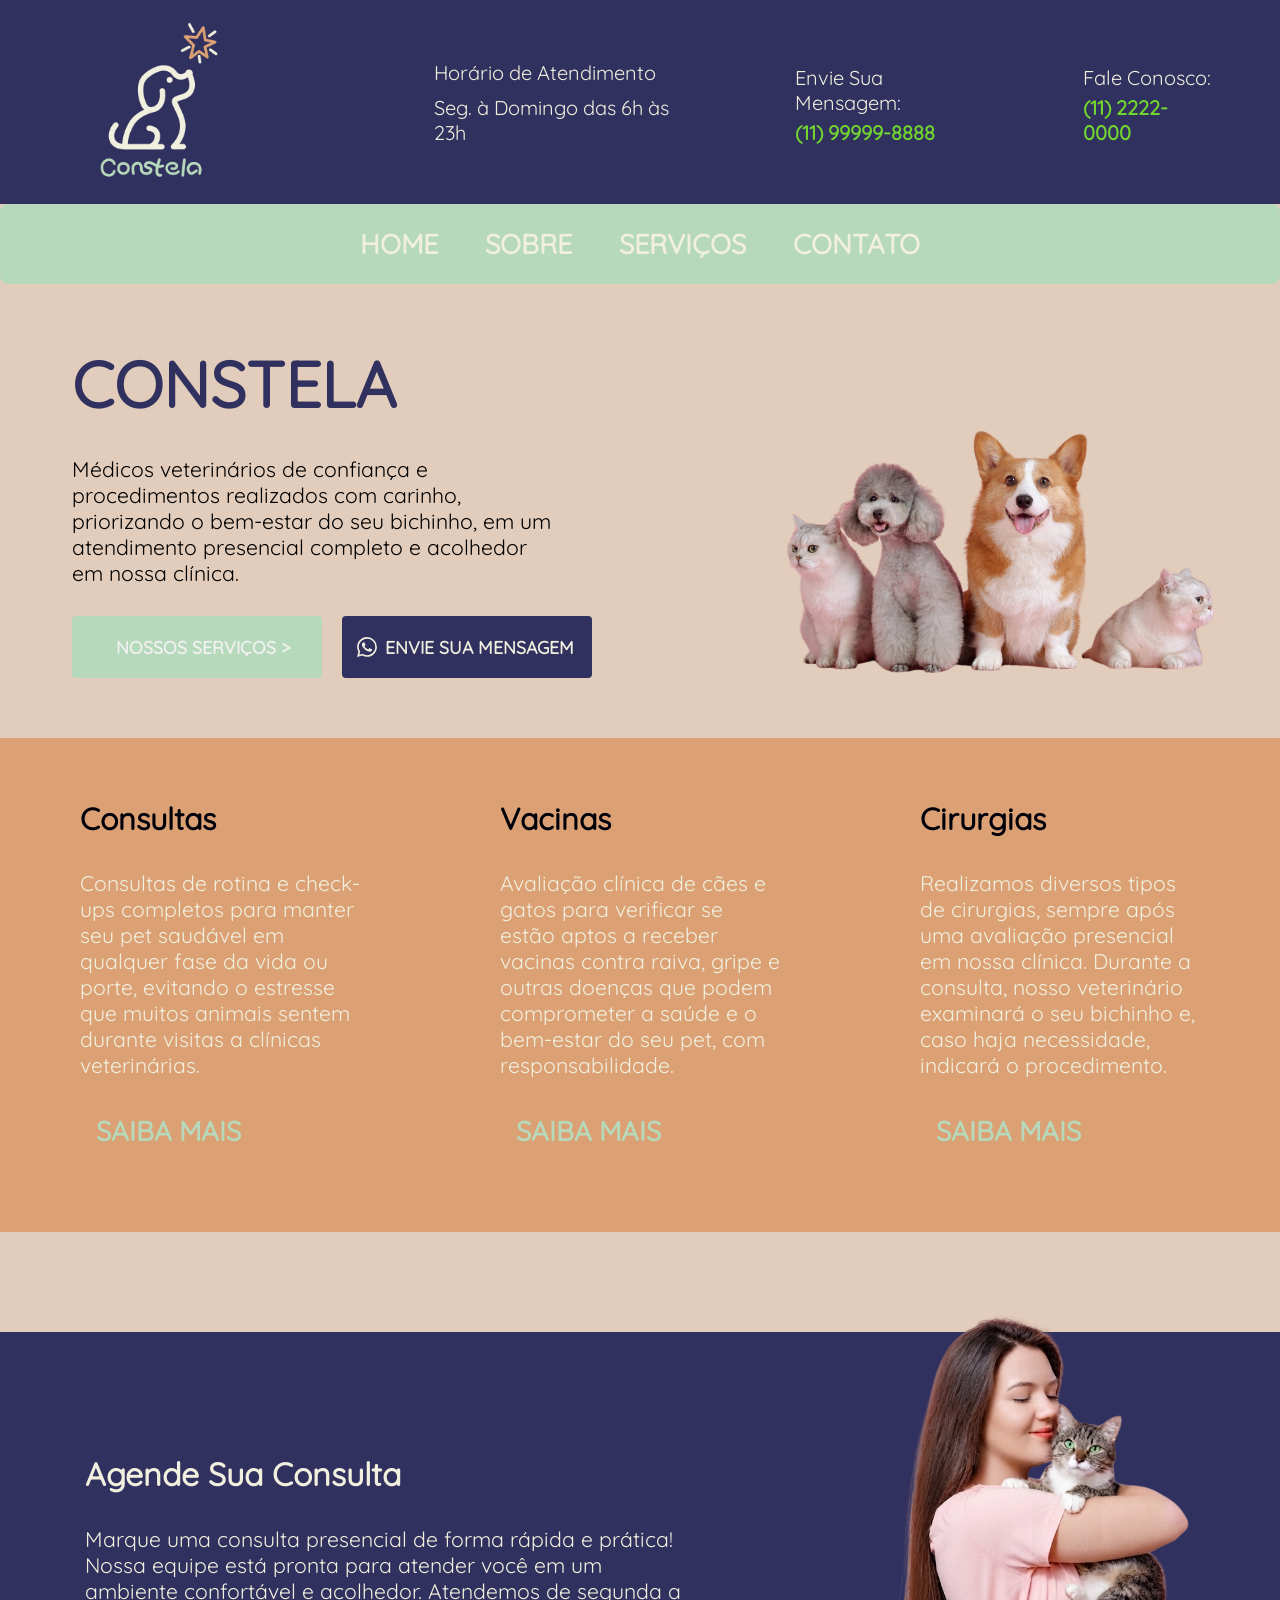
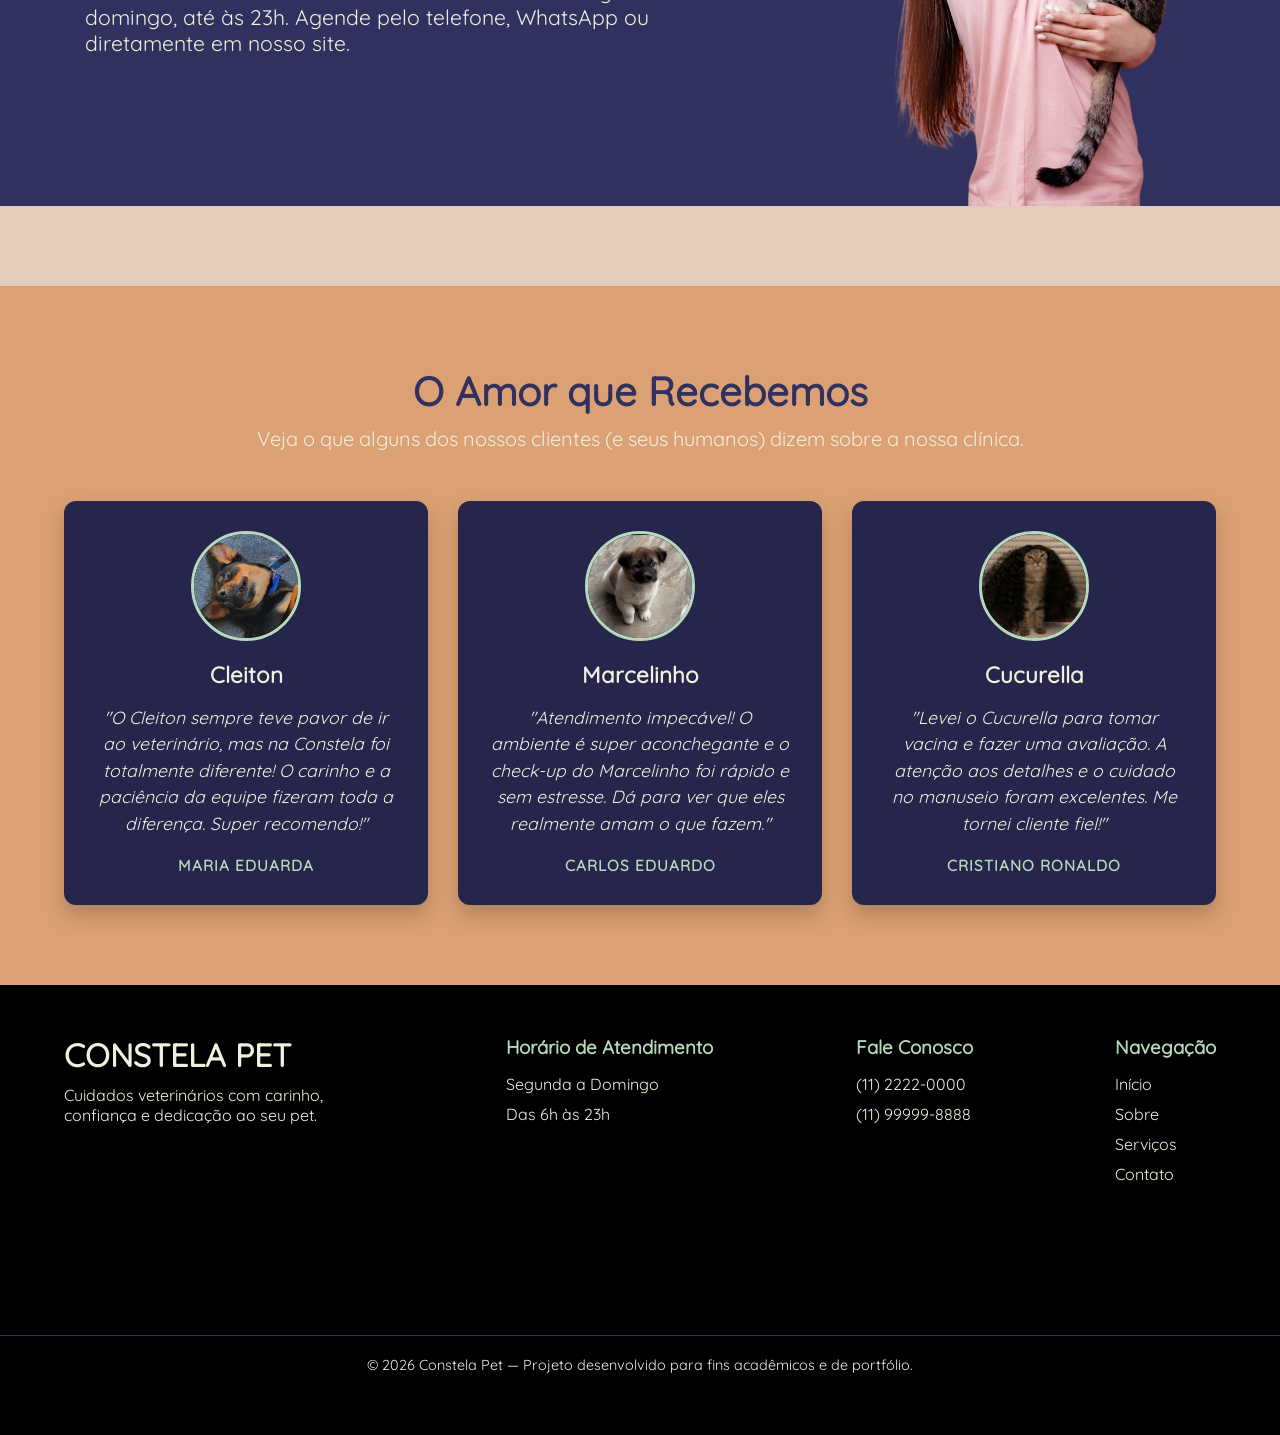
<file: index.html>
<!DOCTYPE html>
<html lang="pt-br">
<head>
    <meta charset="UTF-8">
    <meta name="viewport" content="width=device-width, initial-scale=1.0">
    <link rel="stylesheet" href="inicial.css"/>
    <title>Constela Pet</title>
</head>
<body>
    <div class="top_bar">
        <div class="img">
            <a href="index.html"><img class="dog" src="img/logo.png"/></a>
        </div>
        <div class="group_texts"></div>
        <div class="horario_atendimento">
            <p class="font_p">Horário de Atendimento</p>
            <p class="font_p">Seg. à Domingo das 6h às 23h</p>
        </div>
        <div class="contato">
            <p class="font_p">Envie Sua Mensagem:</p>
            <a class="number" href="https://api.whatsapp.com/send?phone=5511999998880">(11) 99999-8888</a>
        </div>
        <div class="contato">
            <p class="font_p">Fale Conosco:</p>
            <a class="number">(11)  2222-0000</a>
        </div>
    </div>
    <nav class="menu_navegacao">
    <div class="container">
        <ul class="menu_barra">
            <li class="option_menu"><a href="index.html">HOME</a></li>
            <li class="option_menu"><a href="sobre.html">SOBRE</a></li>
            <li class="option_menu"><a href="servicos.html">SERVIÇOS</a></li>
            <li class="option_menu"><a href="contato.html">CONTATO</a></li>
        </ul>
    </div>
    </nav>
    <section id="home">
        <div class="container_home">
            <div class="text_home">
                <h2 class="h2_home">CONSTELA</h2>
                <p class="p_home">Médicos veterinários de confiança e procedimentos realizados com carinho, priorizando o bem-estar do seu bichinho, em um atendimento presencial completo e acolhedor em nossa clínica.</p>
                    <div class="botoes">
                        <ul class="a_home">
                        <li><a class="our_services" href="servicos.html"> NOSSOS SERVIÇOS ></a></li>
                        <li><a class="sent_message" href="https://api.whatsapp.com/send?phone=5511999998880"><svg class="icon_whatsapp" xmlns="http://www.w3.org/2000/svg" width="20" height="20" fill="currentColor" viewBox="0 0 16 16">
            <path d="M13.601 2.326A7.85 7.85 0 0 0 7.994 0C3.627 0 .068 3.558.064 7.926c0 1.399.366 2.76 1.057 3.965L0 16l4.204-1.102a7.9 7.9 0 0 0 3.79.965h.004c4.368 0 7.926-3.558 7.93-7.93A7.9 7.9 0 0 0 13.6 2.326zM7.994 14.521a6.6 6.6 0 0 1-3.356-.92l-.24-.144-2.494.654.666-2.433-.156-.251a6.56 6.56 0 0 1-1.007-3.505c0-3.626 2.957-6.584 6.591-6.584a6.56 6.56 0 0 1 4.66 1.931 6.56 6.56 0 0 1 1.928 4.66c-.004 3.639-2.961 6.592-6.592 6.592m3.615-4.934c-.197-.099-1.17-.578-1.353-.646-.182-.065-.315-.099-.445.099-.133.197-.513.646-.627.775-.114.133-.232.148-.43.05-.197-.1-.836-.308-1.592-.985-.59-.525-.985-1.175-1.103-1.372-.114-.198-.011-.304.088-.403.087-.088.197-.232.296-.346.1-.114.133-.198.198-.33.065-.134.034-.248-.015-.347-.05-.099-.445-1.076-.612-1.47-.16-.389-.323-.335-.445-.34-.114-.007-.247-.007-.38-.007a.73.73 0 0 0-.529.247c-.182.198-.691.677-.691 1.654s.71 1.916.81 2.049c.098.133 1.394 2.132 3.383 2.992.47.205.84.326 1.129.418.475.152.904.129 1.246.08.38-.058 1.171-.48 1.338-.943.164-.464.164-.86.114-.943-.049-.084-.182-.133-.38-.232"/>
        </svg> ENVIE SUA MENSAGEM</a></li>
                        </ul>
                    </div>
            </div>
            <div class="img_inicio">
                <img class="animals" src="img/huoadg5888-pets-3715733.png"/>
            </div>
        </div>
    </section>
    <section id="cards">
            <div class="container_cards">
                <div class="texts_card">
                    <h2 class="title_card">Consultas</h2>
                    <p class="text_card">Consultas de rotina e check-ups completos para manter seu pet saudável em qualquer fase da vida ou porte, evitando o estresse que muitos animais sentem durante visitas a clínicas veterinárias.</p>
                    <a class="a_card" href="servicos.html">SAIBA MAIS</a>
                </div>
                <div class="texts_card">
                    <h2 class="title_card">Vacinas</h2>
                    <p class="text_card">Avaliação clínica de cães e gatos para verificar se estão aptos a receber vacinas contra raiva, gripe e outras doenças que podem comprometer a saúde e o bem-estar do seu pet, com responsabilidade.</p>
                    <a class="a_card" href="servicos.html">SAIBA MAIS</a>
                </div>
                <div class="texts_card">
                    <h2 class="title_card">Cirurgias</h2>
                    <p class="text_card">Realizamos diversos tipos de cirurgias, sempre após uma avaliação presencial em nossa clínica. Durante a consulta, nosso veterinário examinará o seu bichinho e, caso haja necessidade, indicará o procedimento.</p>
                    <a class="a_card" href="servicos.html">SAIBA MAIS</a>
                </div>
            </div>
    </section>
    <section id="banner">
            <div class="container_banner">
                <div class="text_banner">
                    <h2 class="h2_banner">Agende Sua Consulta</h2>
                    <p class="p_banner">Marque uma consulta presencial de forma rápida e prática! Nossa equipe está pronta para atender você em um ambiente confortável e acolhedor. Atendemos de segunda a domingo, até às 23h. Agende pelo telefone, WhatsApp ou diretamente em nosso site.</p>

                </div>
                <div class="img_banner">
                    <img src="img/shecat.png" class="img_she" alt="Foto mulher com gato">

                </div>
            </div>
    </section>
    <section id="depoimentos">
        <div class="container_depoimentos">
            <h2 class="title_depoimentos">O Amor que Recebemos</h2>
            <p class="subtitle_depoimentos">Veja o que alguns dos nossos clientes (e seus humanos) dizem sobre a nossa clínica.</p>
            <div class="cards_depoimentos">
                <div class="card_depoimento">
                    <img class="foto_pet" src="img/cleiton.png" alt="Foto do Pet">
                    <h3 class="nome_pet">Cleiton</h3>
                    <p class="texto_relato">"O Cleiton sempre teve pavor de ir ao veterinário, mas na Constela foi totalmente diferente! O carinho e a paciência da equipe fizeram toda a diferença. Super recomendo!"</p>
                    <span class="cliente_nome">Maria Eduarda</span>
                </div>
                <div class="card_depoimento">
                    <img class="foto_pet" src="img/dogin.png" alt="Foto do Pet">
                    <h3 class="nome_pet">Marcelinho</h3>
                    <p class="texto_relato">"Atendimento impecável! O ambiente é super aconchegante e o check-up do Marcelinho foi rápido e sem estresse. Dá para ver que eles realmente amam o que fazem."</p>
                    <span class="cliente_nome">Carlos Eduardo</span>
                </div>
                <div class="card_depoimento">
                    <img class="foto_pet" src="img/cucurella.png" alt="Foto do Pet">
                    <h3 class="nome_pet">Cucurella</h3>
                    <p class="texto_relato">"Levei o Cucurella para tomar vacina e fazer uma avaliação. A atenção aos detalhes e o cuidado no manuseio foram excelentes. Me tornei cliente fiel!"</p>
                    <span class="cliente_nome">Cristiano Ronaldo</span>
                </div>
            </div>
        </div>
    </section>
<footer class="footer">
    <div class="container_footer">
        <div class="footer_info">
            <h2>CONSTELA PET</h2>
            <p>Cuidados veterinários com carinho, confiança e dedicação ao seu pet.</p>
        </div>
        <div class="footer_horario">
            <h3>Horário de Atendimento</h3>
            <p>Segunda a Domingo</p>
            <p>Das 6h às 23h</p>
        </div>
        <div class="footer_contato">
            <h3>Fale Conosco</h3>
            <p>(11) 2222-0000</p>
            <p>(11) 99999-8888</p>
        </div>
        <div class="footer_menu">
            <h3>Navegação</h3>
            <a href="index.html">Início</a>
            <a href="sobre.html">Sobre</a>
            <a href="servicos.html">Serviços</a>
            <a href="contato.html">Contato</a>
        </div>
    </div>
    <div class="footer_bottom">
        <p>© 2026 Constela Pet — Projeto desenvolvido para fins acadêmicos e de portfólio.</p>
    </div>
</footer>
</body>
</html>
</file>
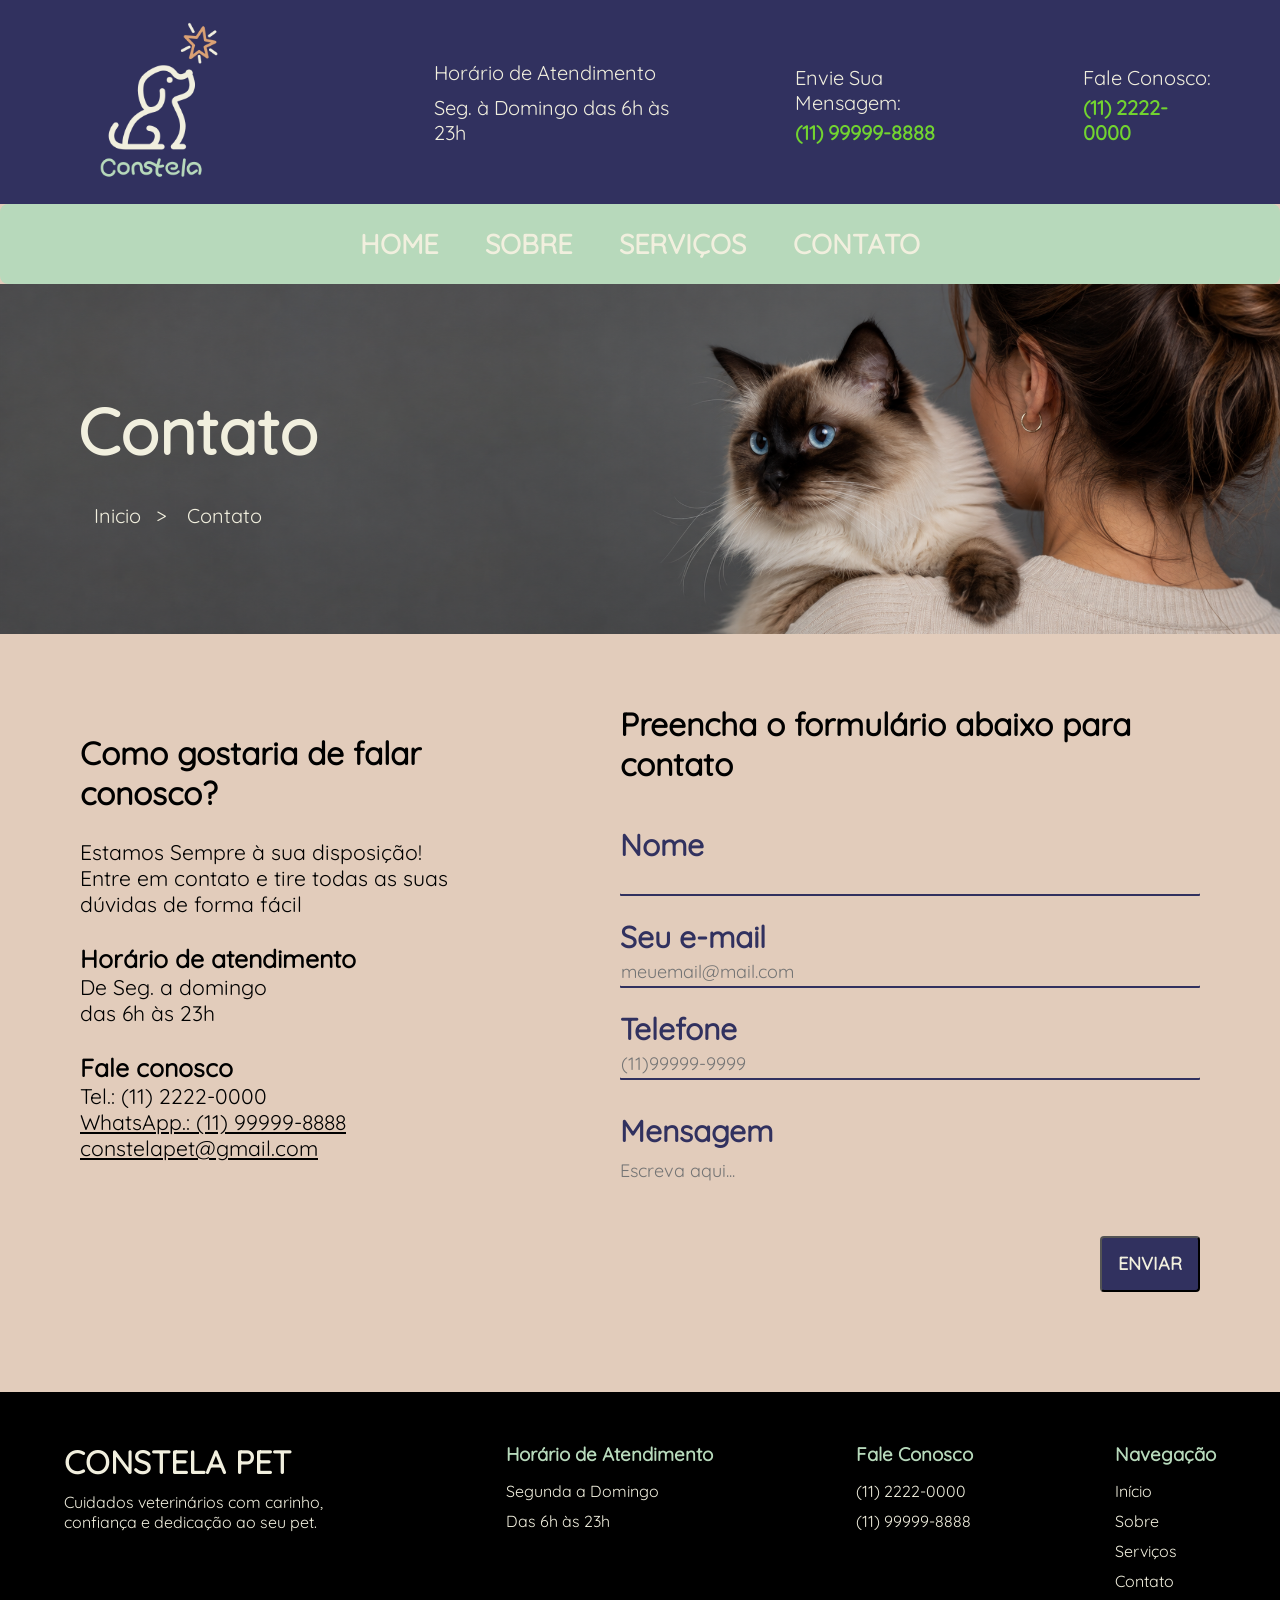
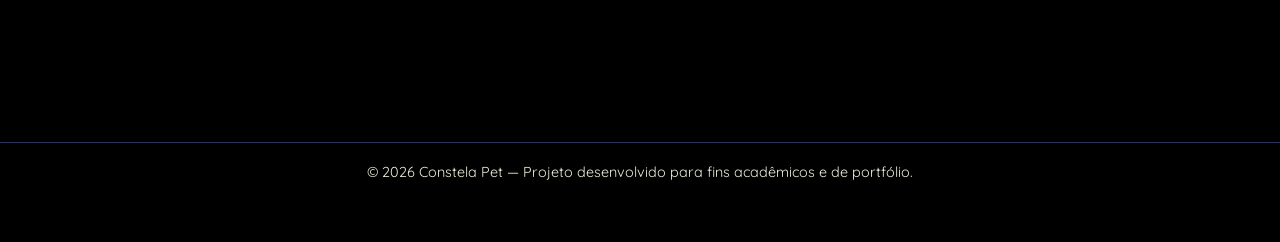
<file: contato.html>
<!DOCTYPE html>
<html lang="pt-br">
<head>
    <meta charset="UTF-8">
    <meta name="viewport" content="width=device-width, initial-scale=1.0">
    <link rel="stylesheet" href="inicial.css"/>
    <title>Contato</title>
</head>
<body>
    <div class="top_bar">
        <div class="img">
            <a href="index.html"><img class="dog" src="img/logo.png"/></a>
        </div>
        <div class="group_texts"></div>
        <div class="horario_atendimento">
            <p class="font_p">Horário de Atendimento</p>
            <p class="font_p">Seg. à Domingo das 6h às 23h</p>
        </div>
        <div class="contato">
            <p class="font_p">Envie Sua Mensagem:</p>
            <a class="number" href="https://api.whatsapp.com/send?phone=5511999998880">(11) 99999-8888</a>
        </div>
        <div class="contato">
            <p class="font_p">Fale Conosco:</p>
            <a class="number">(11)  2222-0000</a>
        </div>
    </div>
    <nav class="menu_navegacao">
        <div class="container">
        <ul class="menu_barra">
            <li class="option_menu"><a href="index.html">HOME</a></li>
            <li class="option_menu"><a href="sobre.html">SOBRE</a></li>
            <li class="option_menu"><a href="servicos.html">SERVIÇOS</a></li>
            <li class="option_menu"><a href="contato.html">CONTATO</a></li>
        </ul>
        </div>
    </nav>
    <section id="menu_background">
        <div class="container_menu">
            <div class="row_title">
                <h1 class="h1_row">Contato</h1>
            </div>
            <div class="row_body">
                <a class="a1_row" href="index.html">Inicio ></a>
                <a class="a2_row" href="contato.html">Contato</a>
            </div>
        </div>
    </section>
    <section id="menu_contato">
        <div class="container_contato">
            <div class="row_container">
                <div class="text_contato">
                        <h2 class="h2_contato">Como gostaria de falar conosco?</h2><br/>
                        <p>Estamos Sempre à sua disposição!<br/>Entre em contato e tire todas as suas dúvidas de forma fácil</p><br/>
                        <h3 class="h3_contato">Horário de atendimento</h3><p>De Seg. a domingo<br>das 6h às 23h</p><br/>
                            <h3 class="h3_contato">Fale conosco</h3>Tel.: (11) 2222-0000<br/>
                            <a title="Clique e mande uma mensagem para Constela Pet" href="https://api.whatsapp.com/send?phone=5511999998880" target="_blank" rel="nofollow" class="a_contato" style="color:#000000;">WhatsApp.: (11) 99999-8888</a>
                            <a title="Clique aqui e envie um email para Dr. Pet Domiciliar" class="a_contato" href="mailto:contelapet@gmail.com" style="color:#000000;">constelapet@gmail.com</a><br>
                </div>
                <div class="form">
                    <form id="form_contato" action="envia_contato.php" method="POST">
                        <h2>Preencha o formulário abaixo para contato</h2><br/>
                        <div class="campo_form">
                            <label for="nome">Nome</label><br/>
                            <input type="text" id="nome" name="nome" class="nome_form" required>
                        </div>
                        <div class="campo_form">
                            <label for="email">Seu e-mail</label><br/>
                            <input type="email" id="email" name="email" placeholder="meuemail@mail.com" class="email_form" required>
                        </div>
                        <div class="campo_form">
                            <label for="tel">Telefone</label><br/>
                            <input type="tel" id="tel" name="tel" placeholder="(11)99999-9999" class="tel_form" autocomplete="tel" inputmode="numeric"maxlength="14" required>
                        </div>
                        <div class="texto_form">
                            <label for="texto">Mensagem</label><br/>
                            <textarea name="texto" id="texto" class="texto_form" placeholder="Escreva aqui..." minlength="20" required></textarea>
                        </div>
                        <div class="btn_form">
                        <button type="submit" class="btn_send">Enviar</button>
                        </div>
                    </form>
                </div>
            </div>
        </div>
    </section>
    <footer class="footer">
    <div class="container_footer">
        <div class="footer_info">
            <h2>CONSTELA PET</h2>
            <p>Cuidados veterinários com carinho, confiança e dedicação ao seu pet.</p>
        </div>
        <div class="footer_horario">
            <h3>Horário de Atendimento</h3>
            <p>Segunda a Domingo</p>
            <p>Das 6h às 23h</p>
        </div>
        <div class="footer_contato">
            <h3>Fale Conosco</h3>
            <p>(11) 2222-0000</p>
            <p>(11) 99999-8888</p>
        </div>
        <div class="footer_menu">
            <h3>Navegação</h3>
            <a href="index.html">Início</a>
            <a href="sobre.html">Sobre</a>
            <a href="servicos.html">Serviços</a>
            <a href="contato.html">Contato</a>
        </div>
    </div>
    <div class="footer_bottom">
        <p>© 2026 Constela Pet — Projeto desenvolvido para fins acadêmicos e de portfólio.</p>
    </div>
</footer>
</body>
</html>
</file>
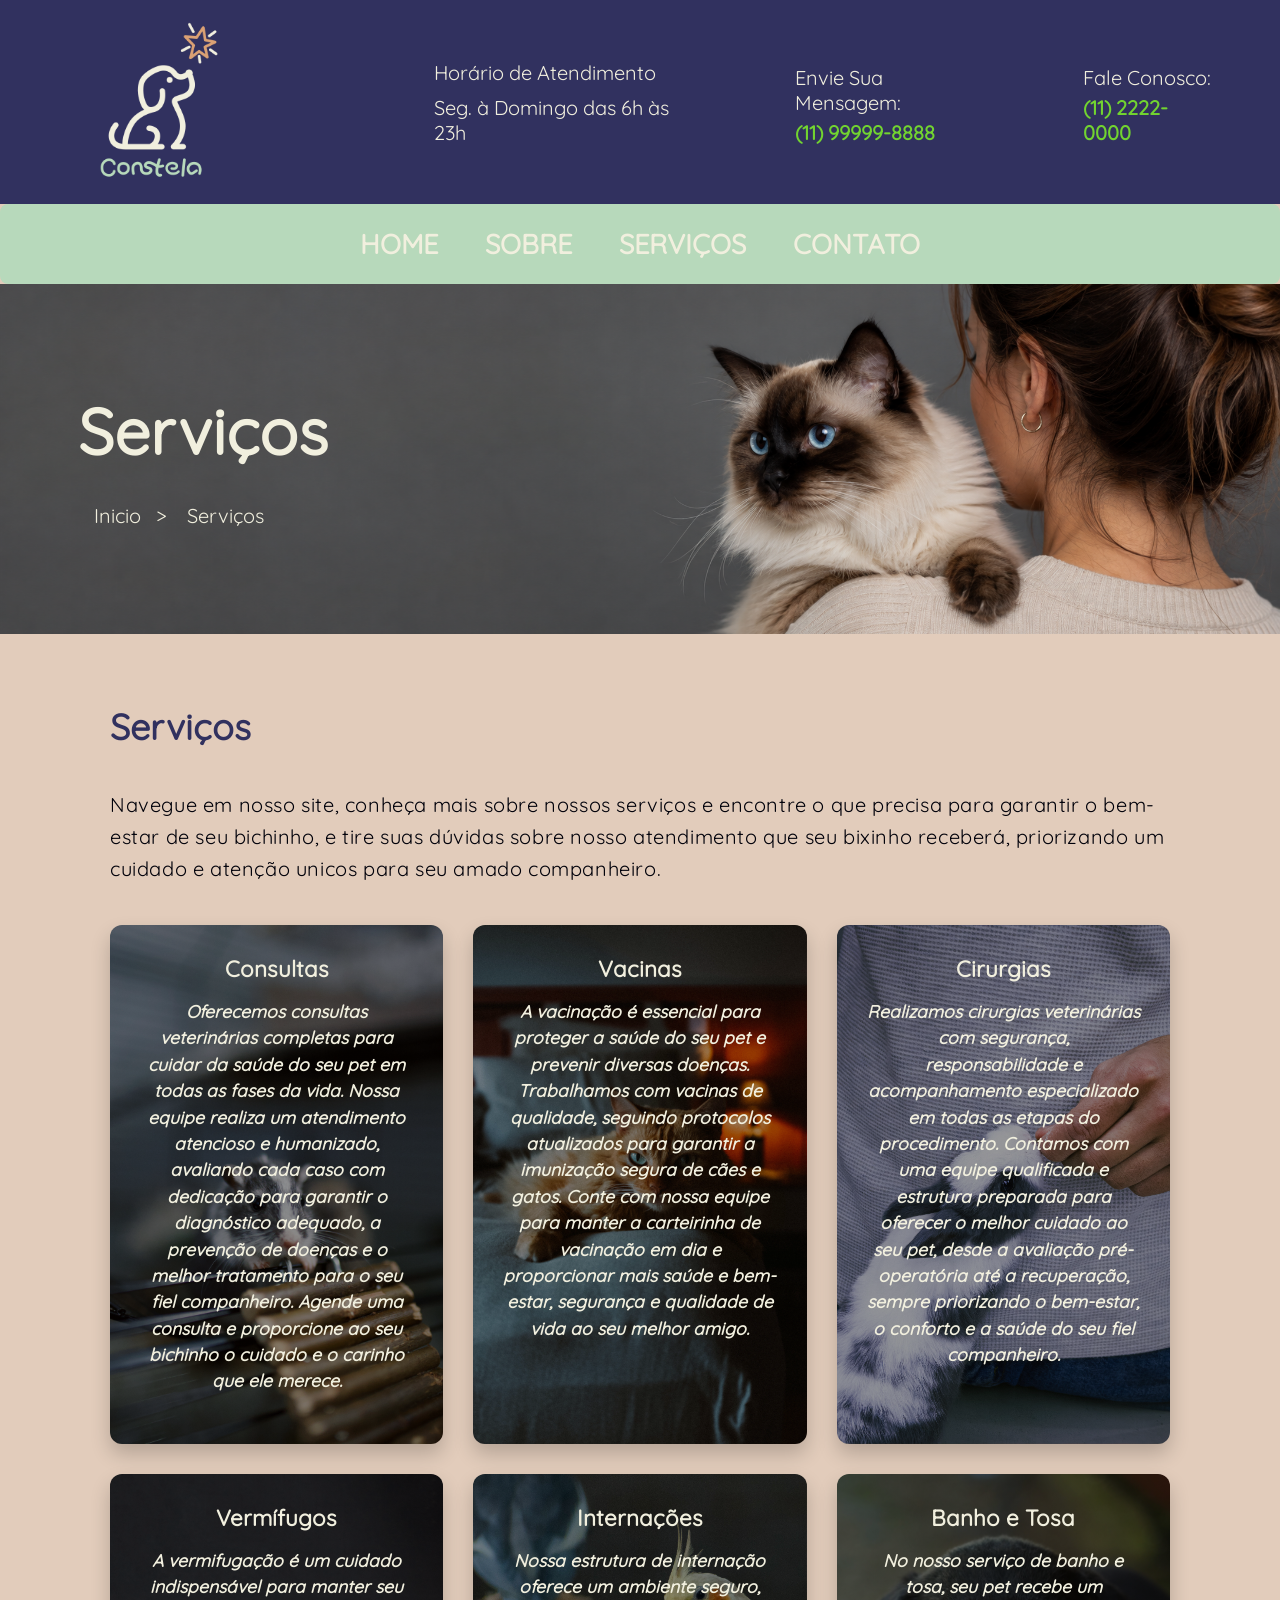
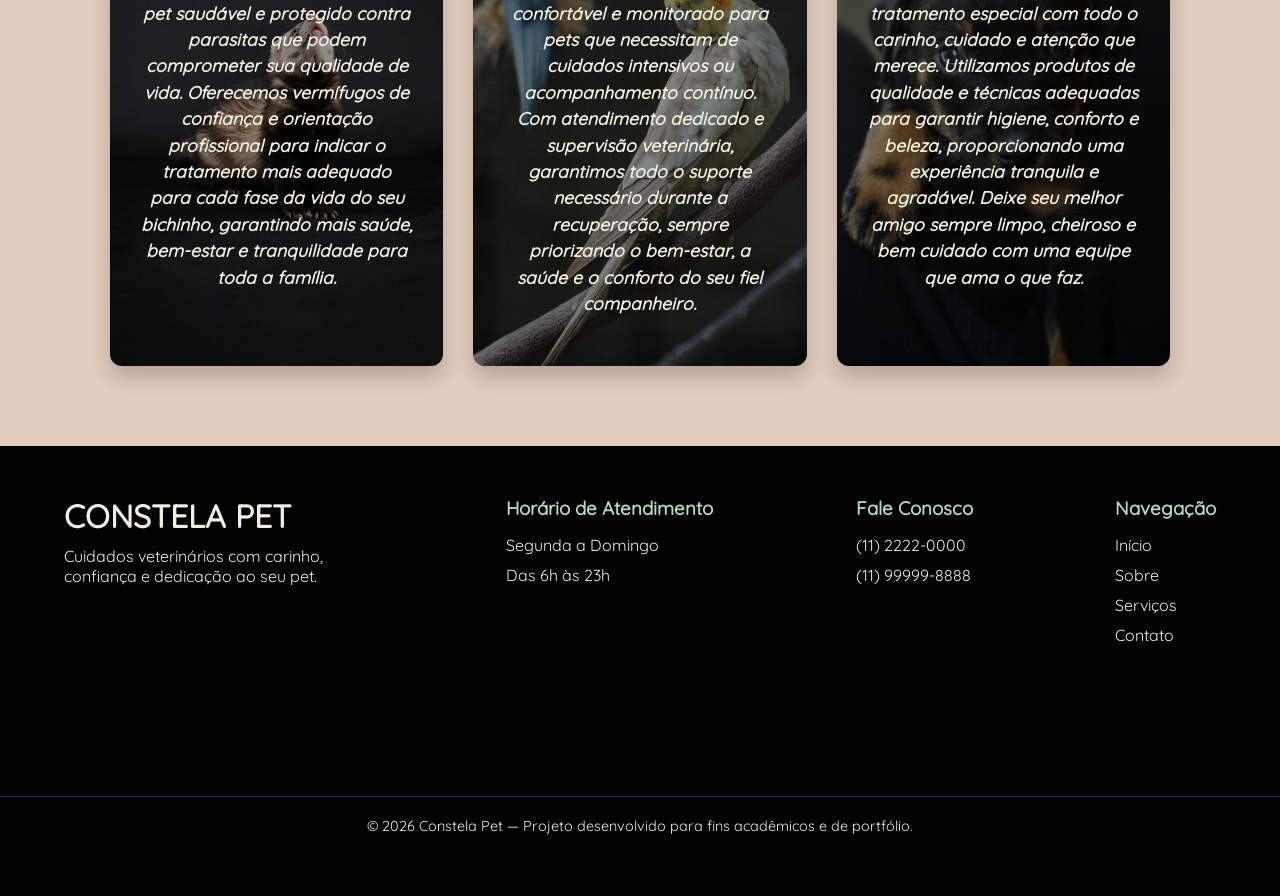
<file: servicos.html>
<!DOCTYPE html>
<html lang="pt-br">
<head>
    <meta charset="UTF-8">
    <meta name="viewport" content="width=device-width, initial-scale=1.0">
    <link rel="stylesheet" href="inicial.css"/>
    <title>Servicos</title>
</head>
<body>
        <div class="top_bar">
        <div class="img">
            <a href="index.html"><img class="dog" src="img/logo.png"/></a>
        </div>
        <div class="group_texts"></div>
        <div class="horario_atendimento">
            <p class="font_p">Horário de Atendimento</p>
            <p class="font_p">Seg. à Domingo das 6h às 23h</p>
        </div>
        <div class="contato">
            <p class="font_p">Envie Sua Mensagem:</p>
            <a class="number" href="https://api.whatsapp.com/send?phone=5511999998880">(11) 99999-8888</a>
        </div>
        <div class="contato">
            <p class="font_p">Fale Conosco:</p>
            <a class="number">(11)  2222-0000</a>
        </div>
    </div>
    <nav class="menu_navegacao">
        <div class="container">
        <ul class="menu_barra">
            <li class="option_menu"><a href="index.html">HOME</a></li>
            <li class="option_menu"><a href="sobre.html">SOBRE</a></li>
            <li class="option_menu"><a href="servicos.html">SERVIÇOS</a></li>
            <li class="option_menu"><a href="contato.html">CONTATO</a></li>
        </ul>
        </div>
    </nav>
    <section id="menu_background">
        <div class="container_menu">
            <div class="row_title">
                <h1 class="h1_row">Serviços</h1>
            </div>
            <div class="row_body">
                <a class="a1_row" href="index.html">Inicio > </a>
                <a class="a2_row" href="servicos.html">Serviços</a>
            </div>
        </div>
    </section>
    <section id="services">
        <div class="container_services">
            <div class="text_services">
                    <h3 class="h3_services">Serviços</h3>
                    <p class="p2_services">Navegue em nosso site, conheça mais sobre nossos serviços e encontre o que precisa para garantir o bem-estar de seu bichinho, e tire suas dúvidas sobre nosso atendimento que seu bixinho receberá, priorizando um cuidado e atenção unicos para seu amado companheiro.</p>
            </div>
            <div class="container_servicos">
                <div class="cards_servicos">
                    <div class="card_servico" style="--bg-image: url('img/rat.jpg');">
                        <h3 class="h3_servico">Consultas</h3>
                        <p class="p_servico">Oferecemos consultas veterinárias completas para cuidar da saúde do seu pet em todas as fases da vida. Nossa equipe realiza um atendimento atencioso e humanizado, avaliando cada caso com dedicação para garantir o diagnóstico adequado, a prevenção de doenças e o melhor tratamento para o seu fiel companheiro. Agende uma consulta e proporcione ao seu bichinho o cuidado e o carinho que ele merece.</p>
                    </div>
                    <div class="card_servico" style="--bg-image: url('img/caton.jpg');"> 
                        <h3 class="h3_servico">Vacinas</h3>
                        <p class="p_servico">A vacinação é essencial para proteger a saúde do seu pet e prevenir diversas doenças. Trabalhamos com vacinas de qualidade, seguindo protocolos atualizados para garantir a imunização segura de cães e gatos. Conte com nossa equipe para manter a carteirinha de vacinação em dia e proporcionar mais saúde e bem-estar, segurança e qualidade de vida ao seu melhor amigo.</p>
                    </div>
                    <div class="card_servico" style="--bg-image: url('img/rabbit.jpg');">
                        <h3 class="h3_servico" >Cirurgias</h3>
                        <p class="p_servico">Realizamos cirurgias veterinárias com segurança, responsabilidade e acompanhamento especializado em todas as etapas do procedimento. Contamos com uma equipe qualificada e estrutura preparada para oferecer o melhor cuidado ao seu pet, desde a avaliação pré-operatória até a recuperação, sempre priorizando o bem-estar, o conforto e a saúde do seu fiel companheiro.</p>
                    </div>
                    <div class="card_servico" style="--bg-image: url('img/ferret.jpg');">
                        <h3 class="h3_servico">Vermífugos</h3>
                        <p class="p_servico">A vermifugação é um cuidado indispensável para manter seu pet saudável e protegido contra parasitas que podem comprometer sua qualidade de vida. Oferecemos vermífugos de confiança e orientação profissional para indicar o tratamento mais adequado para cada fase da vida do seu bichinho, garantindo mais saúde, bem-estar e tranquilidade para toda a família.</p>
                    </div>
                    <div class="card_servico" style="--bg-image: url('img/cockatiel.jpg');">
                        <h3 class="h3_servico">Internações</h3>
                        <p class="p_servico">Nossa estrutura de internação oferece um ambiente seguro, confortável e monitorado para pets que necessitam de cuidados intensivos ou acompanhamento contínuo. Com atendimento dedicado e supervisão veterinária, garantimos todo o suporte necessário durante a recuperação, sempre priorizando o bem-estar, a saúde e o conforto do seu fiel companheiro.</p>
                    </div>
                    <div class="card_servico" style="--bg-image: url('img/puppy.jpg');"> 
                        <h3 class="h3_servico">Banho e Tosa</h3>
                        <p class="p_servico">No nosso serviço de banho e tosa, seu pet recebe um tratamento especial com todo o carinho, cuidado e atenção que merece. Utilizamos produtos de qualidade e técnicas adequadas para garantir higiene, conforto e beleza, proporcionando uma experiência tranquila e agradável. Deixe seu melhor amigo sempre limpo, cheiroso e bem cuidado com uma equipe que ama o que faz.</p>
                    </div>
                </div>
            </div>
        </div>
    </section>
    <footer class="footer">
    <div class="container_footer">
        <div class="footer_info">
            <h2>CONSTELA PET</h2>
            <p>Cuidados veterinários com carinho, confiança e dedicação ao seu pet.</p>
        </div>
        <div class="footer_horario">
            <h3>Horário de Atendimento</h3>
            <p>Segunda a Domingo</p>
            <p>Das 6h às 23h</p>
        </div>
        <div class="footer_contato">
            <h3>Fale Conosco</h3>
            <p>(11) 2222-0000</p>
            <p>(11) 99999-8888</p>
        </div>
        <div class="footer_menu">
            <h3>Navegação</h3>
            <a href="index.html">Início</a>
            <a href="sobre.html">Sobre</a>
            <a href="servicos.html">Serviços</a>
            <a href="contato.html">Contato</a>
        </div>
    </div>
    <div class="footer_bottom">
        <p>© 2026 Constela Pet — Projeto desenvolvido para fins acadêmicos e de portfólio.</p>
    </div>
</footer>
</body>
</html>
</file>
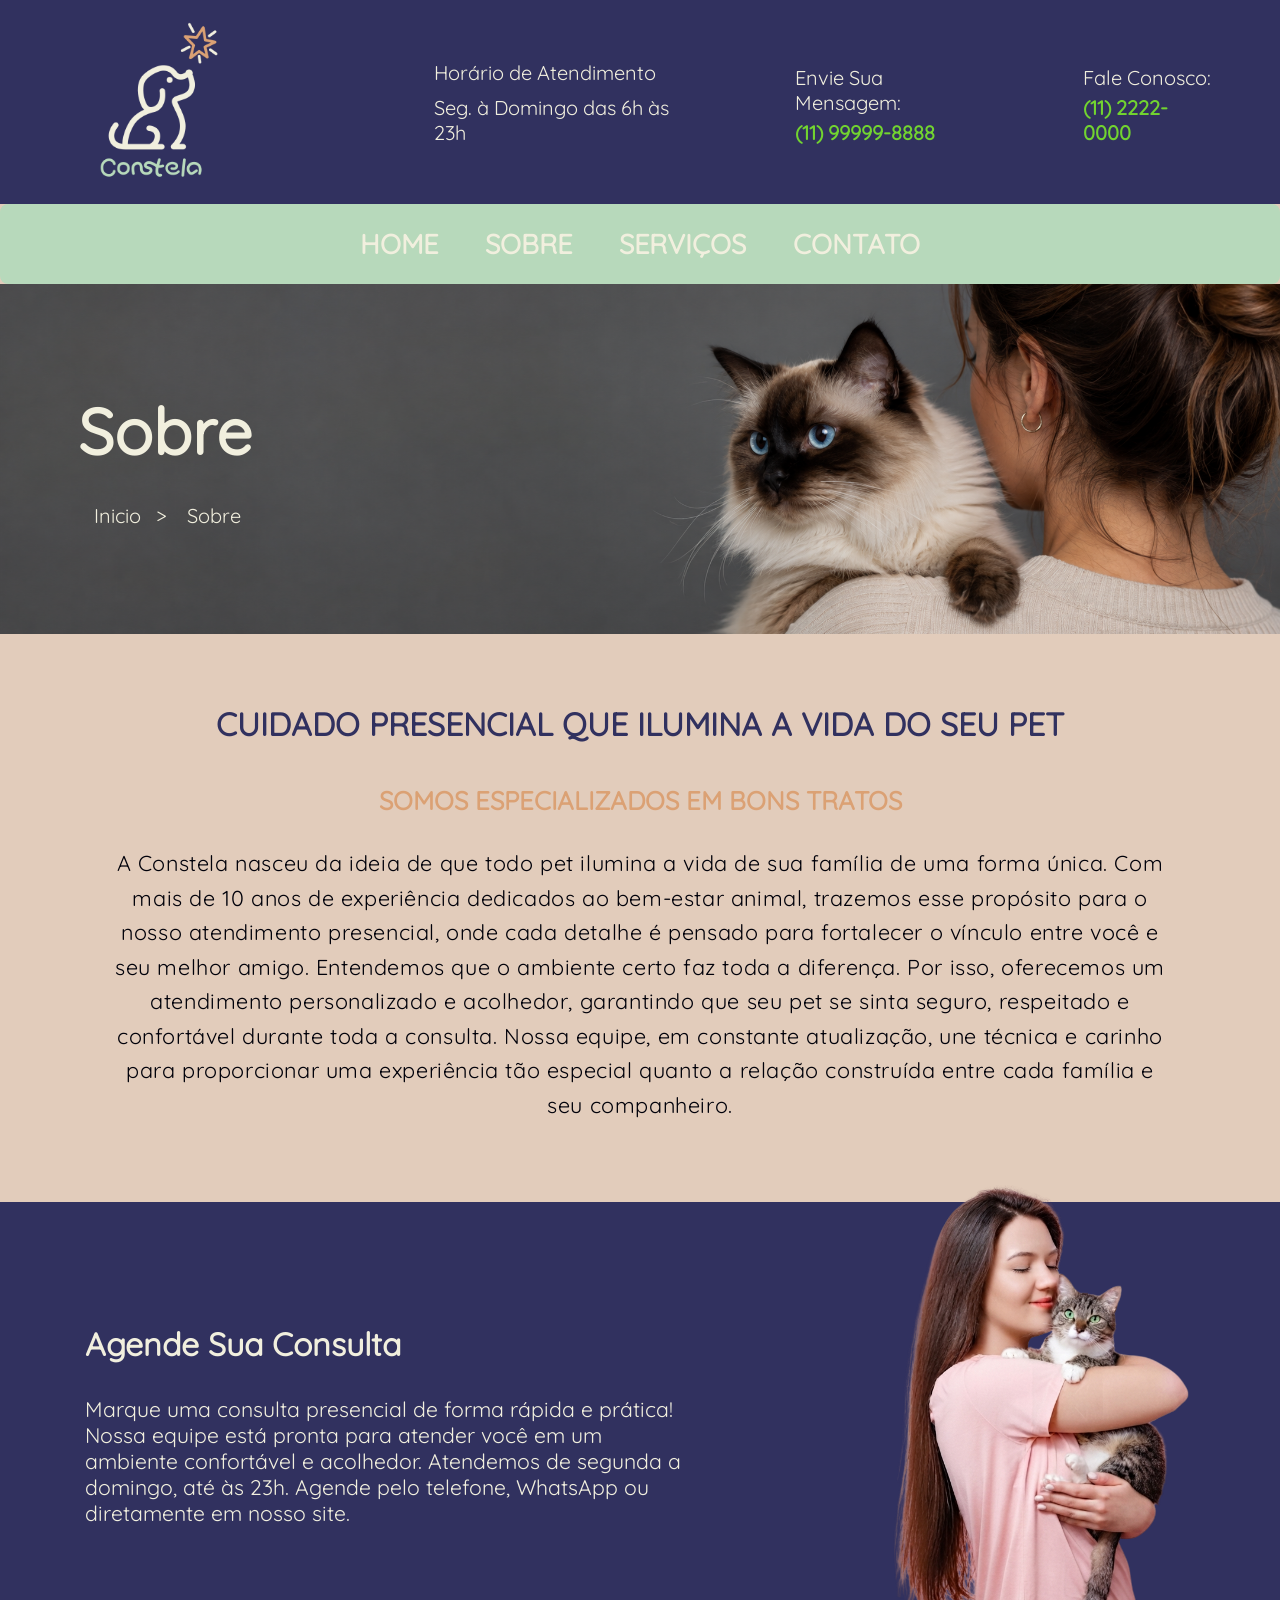
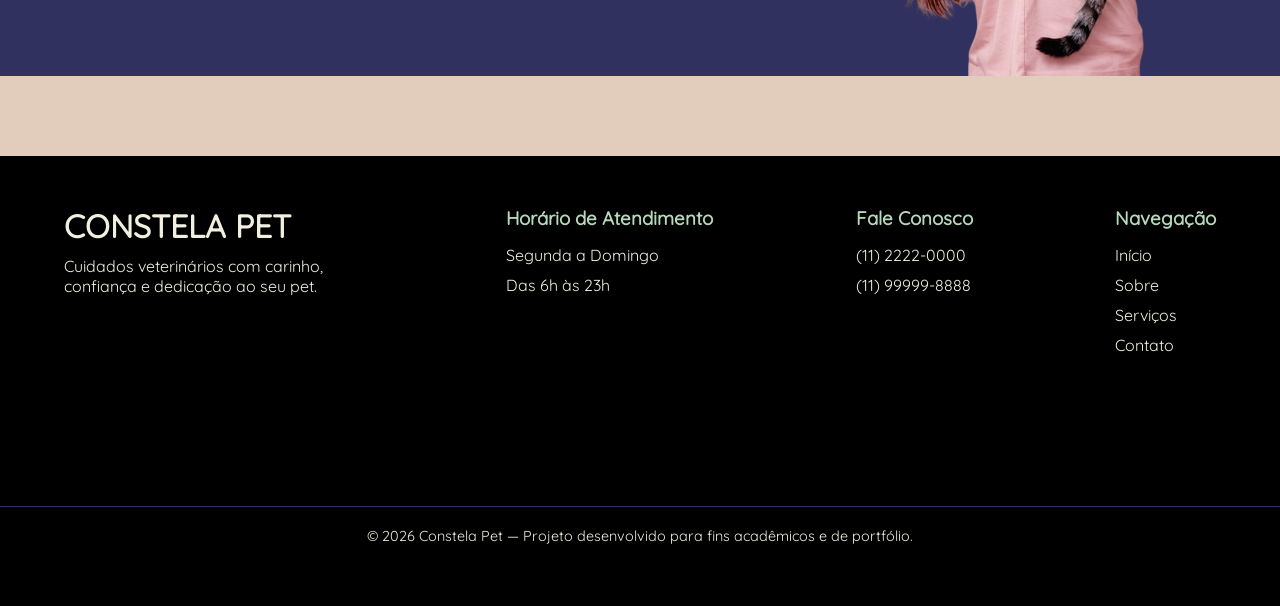
<file: sobre.html>
<!DOCTYPE html>
<html lang="pt-br">
<head>
    <meta charset="UTF-8">
    <meta name="viewport" content="width=device-width, initial-scale=1.0">
    <link rel="stylesheet" href="inicial.css"/>
    <title>Sobre</title>
</head>
<body>
    <div class="top_bar">
        <div class="img">
            <a href="index.html"><img class="dog" src="img/logo.png"/></a>
        </div>
        <div class="group_texts"></div>
        <div class="horario_atendimento">
            <p class="font_p">Horário de Atendimento</p>
            <p class="font_p">Seg. à Domingo das 6h às 23h</p>
        </div>
        <div class="contato">
            <p class="font_p">Envie Sua Mensagem:</p>
            <a class="number" href="https://api.whatsapp.com/send?phone=5511999998880">(11) 99999-8888</a>
        </div>
        <div class="contato">
            <p class="font_p">Fale Conosco:</p>
            <a class="number">(11)  2222-0000</a>
        </div>
    </div>
    <nav class="menu_navegacao">
        <div class="container">
        <ul class="menu_barra">
            <li class="option_menu"><a href="index.html">HOME</a></li>
            <li class="option_menu"><a href="sobre.html">SOBRE</a></li>
            <li class="option_menu"><a href="servicos.html">SERVIÇOS</a></li>
            <li class="option_menu"><a href="contato.html">CONTATO</a></li>
        </ul>
        </div> 
    </nav>
    <section id="menu_background">
        <div class="container_menu">
            <div class="row_title">
                <h1 class="h1_row">Sobre</h1>
            </div>
            <div class="row_body">
                <a class="a1_row" href="index.html">Inicio > </a>
                <a class="a2_row" href="sobre.html">Sobre</a>
            </div>
        </div>
    </section>
    <section id="menu_about">
        <div class="container_about">
            <div class="row_about">
                <div class="center_about">
                    <h2 class="h2_about">CUIDADO PRESENCIAL QUE ILUMINA A VIDA DO SEU PET</h2>
                    <h3 class="h3_about">SOMOS ESPECIALIZADOS EM BONS TRATOS</h3>
                    <p class="p_about">A Constela nasceu da ideia de que todo pet ilumina a vida de sua família de uma forma única. Com mais de 10 anos de experiência dedicados ao bem-estar animal, trazemos esse propósito para o nosso atendimento presencial, onde cada detalhe é pensado para fortalecer o vínculo entre você e seu melhor amigo. Entendemos que o ambiente certo faz toda a diferença. Por isso, oferecemos um atendimento personalizado e acolhedor, garantindo que seu pet se sinta seguro, respeitado e confortável durante toda a consulta. Nossa equipe, em constante atualização, une técnica e carinho para proporcionar uma experiência tão especial quanto a relação construída entre cada família e seu companheiro.</p>
                </div>
            </div>
        </div>
    </section>
    <section id="banner">
            <div class="container_banner">
                <div class="text_banner">
                    <h2 class="h2_banner">Agende Sua Consulta</h2>
                    <p class="p_banner">Marque uma consulta presencial de forma rápida e prática! Nossa equipe está pronta para atender você em um ambiente confortável e acolhedor. Atendemos de segunda a domingo, até às 23h. Agende pelo telefone, WhatsApp ou diretamente em nosso site.</p>
                </div>
                <div class="img_banner">
                    <img src="img/shecat.png" class="img_she" alt="Foto mulher com gato">
                </div>
            </div>
    </section>
    <footer class="footer">
    <div class="container_footer">
        <div class="footer_info">
            <h2>CONSTELA PET</h2>
            <p>Cuidados veterinários com carinho, confiança e dedicação ao seu pet.</p>
        </div>
        <div class="footer_horario">
            <h3>Horário de Atendimento</h3>
            <p>Segunda a Domingo</p>
            <p>Das 6h às 23h</p>
        </div>
        <div class="footer_contato">
            <h3>Fale Conosco</h3>
            <p>(11) 2222-0000</p>
            <p>(11) 99999-8888</p>
        </div>
        <div class="footer_menu">
            <h3>Navegação</h3>
            <a href="index.html">Início</a>
            <a href="sobre.html">Sobre</a>
            <a href="servicos.html">Serviços</a>
            <a href="contato.html">Contato</a>
        </div>
    </div>
    <div class="footer_bottom">
        <p>© 2026 Constela Pet — Projeto desenvolvido para fins acadêmicos e de portfólio.</p>
    </div>
</footer>
</body>
</html>
</file>
<file: inicial.css>
@font-face{
  font-family: 'Quicksand';
  src: url('fonts/quicksand.ttf') format('truetype');
  font-weight: normal;
  font-style: normal;
}
::-webkit-scrollbar{
  width: 10px;
}
::-webkit-scrollbar-track{
  background: #31315f;
  border-radius: 5px;
}
::-webkit-scrollbar-thumb{
  background: #b7d9bb;
  border-radius: 5px;
}
::-webkit-scrollbar-thumb:hover{
  background: #77947a;
}
*{
    box-sizing: border-box;
    margin: 0;
    padding: 0;
}
body{
    background-color: #e2ccbb;
    font-family: Quicksand;
}
.top_bar{
    display: flex;
    align-items: center;
    flex-direction: row;
    flex-wrap: nowrap;          
    justify-content: center; 
    background-color: #31315f;
    padding: 5px 5% ;          
    width: 100%;
    min-width: 1200px;          
    gap: 90px
}
.img{
    display: flex;       
}
.dog{
    width: auto;         
    height: 190px;        
    object-fit: contain; 
}
.none{
    display: none; 
}
.horario_atendimento,.contato{
    display: flex;
    flex-direction: column; 
}
.font_p{
    font-size: 1.25rem; 
    margin-top: 5px;
    margin-bottom: 5px;
    color: #f1efde;
}
.number{
    text-decoration: none;
    color: #72d430;
    font-size: 1.25rem; 
    font-weight: bold;
}
.menu_navegacao{
    background-color: #b7d9bb;
    align-items: center;
    display: flex;
    flex-grow: 1; 
    height: auto;
    justify-content: center;
    padding: 5px 20px;          
    border-radius: 8px; 
}
.container{
    justify-content: center;
    padding: 10px 5% ;
}
.menu_navegacao ul{
    display: flex;
    list-style-type: none;
    gap: 15px;
}
.menu_navegacao a{
    text-decoration: none;
    font-size: 1.7rem;
    font-weight: bold;
    display: inline-block;
    color: #f1efde;
    transition: all 0.3s ease;
    padding: 8px 16px;
    border-radius: 4px;
    position: relative;
    display: block;
    transition: background-color 0.5s ease, transform 0.6s ease;
}
.menu_navegacao a:hover{
    background-color: #31315f;
    transform: scale(1.05);
}
#home{
    display: flex;
    justify-content: center;
    gap: 50px;
}
.container_home{
    display: flex;
    align-items: center;
    flex-direction: row;
    justify-content: flex-end;
    width: 100%;
    max-width: 1200px; 
    gap: 30px; 
    flex-wrap: nowrap;
    margin-left: 5%;
}
.text_home{
    flex: 1; 
    padding: 20px 0;
    min-width: 100px;
}
.botoes{
    margin-top: 30px;
}
.a_home{
    display: flex;
    gap: 20px;
    list-style: none;
    align-items: center;
}
.our_services,.sent_message{
    text-decoration: none;
    font-size: 1.105rem;
    font-weight: bold;
    background-color: #b7d9bb;
    color:#f1efde;
    display: flex;
    align-items: center;
    gap: 8px;
    width: 250px;
    padding-top: 20px;
    padding-bottom: 20px;
    padding-left: 15px;
    border-radius: 4px;
    transition: background-color 0.5s ease, transform 0.6s ease;
}
.our_services{
    padding-left: 2.75rem;
    color:#f1f1f1;
}
.sent_message{
    color:#f1efde;
    background-color: #31315f;
}
.our_services:hover{
    box-shadow: 0 10px 20px rgba(0, 0, 0, 0.2);
    transform: scale(1.08);
}
.sent_message:hover{
    background-color: #31315f;
    transform: scale(1.08);
    box-shadow: 0 10px 20px rgba(0, 0, 0, 0.2);
}
.img_inicio{
    padding-left: 10%;
}
.animals{
    width: auto;         
    max-width: 560px; 
    height: 450px;        
    object-fit: contain; 
}
.h2_home{
    margin-bottom: 2rem;
    color: #31315f;
    font-size: 4rem;
}
.p_home{
    font-size: 1.325rem;
}   
#cards{
    background-color: #dba174;
    padding-top: 2rem;
    justify-content: flex-end;
    flex-wrap: nowrap;
    display: flex;
    align-items: flex-end;
     margin-bottom: 100px; 
    position: relative;
    z-index: 1;
}
.container_cards{
    display: flex;
    align-items: center;          
    justify-content: center; 
    color: #f1efde;          
    max-width: 1400px;   
    margin: auto;    
    gap: 80px;   
    padding-bottom: 50px;
}
.texts_card{
    width: 340px;
    min-height: 380px;   
    padding: 30px;
    border-radius: 12px;
    display: flex;
    flex-direction: column;
    align-items:left;
}
.title_card{
    margin-bottom: 2rem;
    color: #00000a;
    font-size: 1.9rem;
}
.text_card{
    font-size: 1.325rem;
    margin-bottom: 2rem;
    flex-grow: 1;
}
.a_card{
    text-decoration: none;
    font-size: 1.7rem;
    font-weight: bold;
    color:#b7d9bb;
    transition: all 0.3s ease;
    padding: 4px 16px;
    border-radius: 4px;
    margin-top: auto;
    align-items: left;
    width: 180px;
}
.container_cards a:hover{
    transform: scale(1.10);
}
#banner{
    background-color: #31315f;
    display: flex;
    justify-content: center;
    padding: 40px 5% 0 5%; 
    position: relative;
    margin-bottom: 80px;
}
.container_banner{
    display: flex;
    align-items: flex-end; 
    flex-direction: row;
    justify-content: center; 
    width: 100%;
    max-width: 1200px; 
    gap: 0px; 
    flex-wrap: nowrap; 
    margin: 0 auto; 
    padding-top: 2rem;
}
.text_banner{
    flex: 0 0 700px;
    min-width: 480px;
    width: 700px;
    min-height: 380px;   
    padding: 50px 50px 150px 50px; 
    border-radius: 12px;
    display: flex;
    flex-direction: column;
    justify-content: center; 
    margin-bottom: 0; 
    margin-left: 14%;
}
.h2_banner{
    margin-bottom: 2rem;
    color: #f1efde;
    font-size: 2rem;
}
.p_banner{
    font-size: 1.325rem;
    color: #f1efde;
} 
.img_banner{
    position: relative;
    z-index: 10; 
    display: flex;
    align-items: flex-end;
    margin-left: -10px; 
    height: 100%;
}
.img_she{
    width: auto;         
    height: 550px; 
    object-fit: contain; 
    margin-top: -350px; 
    margin-bottom: 0px;
    display: block; 
}
#depoimentos{
    background-color: #dba174;
    display: flex;
    justify-content: center;
    padding: 80px 5%;
    position: relative;
}
.container_depoimentos{
    display: flex;
    flex-direction: column;
    align-items: center;
    width: 100%;
    max-width: 1200px;
    margin: 0 auto;
}
.title_depoimentos{
    color: #31315f;
    font-size: 2.5rem;
    margin-bottom: 10px;
    text-align: center;
}
.subtitle_depoimentos{
    color: #f1efde;
    font-size: 1.25rem;
    margin-bottom: 50px;
    text-align: center;
}
.cards_depoimentos{
    display: flex;
    justify-content: space-between;
    gap: 30px;
    width: 100%;
    flex-wrap: wrap;
}
.card_depoimento{
    background-color: #26264d; 
    border-radius: 12px;
    padding: 30px;
    flex: 1;
    min-width: 300px;
    display: flex;
    flex-direction: column;
    align-items: center;
    text-align: center;
    box-shadow: 0 10px 20px rgba(0, 0, 0, 0.2);
    transition: transform 0.3s ease;
}
.card_depoimento:hover{
    transform: scale(1.10);
}
.foto_pet {
    width: 110px;
    height: 110px;
    border-radius: 50%;
    object-fit: cover;
    margin-bottom: 20px;
    border: 3px solid #b7d9bb;
}
.nome_pet{
    color: #f1efde;
    font-size: 1.4rem;
    margin-bottom: 15px;
}
.texto_relato{
    color: #f1efde;
    font-size: 1.1rem;
    line-height: 1.5;
    margin-bottom: 20px;
    flex-grow: 1;
    font-style: italic;
}
.cliente_nome{
    color: #b7d9bb;
    font-size: 0.95rem;
    font-weight: bold;
    text-transform: uppercase;
    letter-spacing: 1px;
}
.footer{
    background-color: #000000;
    color: #f1efde;
    padding-top: 50px;
}
.container_footer{
    max-width: 1300px;
    margin: auto;
    padding: 0px 5% 40px;
    display: flex;
    justify-content: space-between;
    gap: 50px;
    height: 300px;
    min-width: auto;
}
.footer_info,.footer_horario,.footer_contato,.footer_menu{
    display: flex;
    flex-direction: column;
    gap: 10px;
}
.footer_info{
    max-width: 300px;
    min-width: auto;
}
.footer h2{
    font-size: 2rem;
}
.footer h3{
    color: #b7d9bb;
    margin-bottom: 5px;
}
.footer p{
    font-size: 1rem;
}
.footer a{
    color: #f1efde;
    text-decoration: none;
    transition: 0.3s;
}
.footer a:hover{
    color: #72d430;
}
.footer_bottom{
    border-top: 1px solid #31315f;
    text-align: center;
    padding: 20px 5%;
    height: 100px;
}
.footer_bottom p{
    font-size: 0.9rem;
}
#menu_background{
    background-image: url('img/cat_background.png');
    background-size: cover;
    background-position: center;
    background-repeat: no-repeat;
    min-height: 21.875rem;
    align-items: center;
    height: 20em;
    display: flex;
    justify-content: center;
    margin-bottom: 70px;
}
.container_menu{
    width: 100%;
    max-width: 75rem;
    padding: 0px 3%;
    flex-wrap: nowrap;
}
.h1_row{
    color: #f1efde;
    font-size: 4rem;
}
.row_body{
    display: flex;
    gap: 0.5rem; 
    align-items: center;
    margin-top: 2rem;
    padding-left: 1.0rem;
    gap: 20px;
}
.row_body a{
    text-decoration: none;
    color: #f1efde;
    font-size: 1.25rem;
    word-spacing: 10px;
}
#menu_about{
    justify-content: center;
    align-items: center;
    display: flex;
    margin-bottom: 60px;
    width: 100%;
}
.container_about{
    width: 100%;
    max-width: 1100px; 
    margin-left: auto;
    margin-right: auto;
    margin-bottom: 20px;
    padding: 0px 20px; 
    box-sizing: border-box;
}
.row_about{
    display: flex;
    justify-content: center;
    align-items: center;
    width: 100%;
}
.center_about{
    width: 100%;
    text-align: center;
}
.h2_about{
    color: #31315f;
    margin-bottom: 40px;
    font-size: clamp(1.5rem, 2.5vw, 2rem);
}
.h3_about{
    color: #dba174;
    margin-bottom: 30px;
    font-size: clamp(1.2rem, 2vw, 1.65rem);
}
.p_about{
    font-size: clamp(1rem, 1.8vw, 1.35rem); 
    color: #00000a;
    line-height: 1.6; 
    letter-spacing: 0.60px;
}
#services{
    justify-content: center;
    align-items: center;
    display: flex;
    margin-bottom: 60px;
    width: 100%;
}
.container_services{
    width: 100%;
    max-width: 1100px; 
    margin-left: auto;
    margin-right: auto;
    margin-bottom: 20px;
    padding: 0 20px;
    box-sizing: border-box;
}
.text_services{
    margin-bottom: 40px;
}
.h3_services{
    color: #31315f;
    margin-bottom: 40px;
    font-size: clamp(1.7rem, 2.8vw, 2.50rem);
}
.p2_services{
    font-size: 1.25rem;
    color: #00000a;
    line-height: 1.6; 
    letter-spacing: 0.60px;
}
.container_servicos{
    display: flex;
    flex-direction: column;
    align-items: center;
    width: 100%;
    max-width: 1200px;
    margin: 0 auto;
}
.cards_servicos{
    display: flex;
    justify-content: space-between;
    gap: 30px;
    width: 100%;
    flex-wrap: wrap;
}
.card_servico{
    background-image: linear-gradient(rgba(0, 0, 0, 0.4), rgba(0, 0, 0, 0.4)), 
    var(--bg-image);
    background-size: cover;
    background-position: center;
    background-repeat: no-repeat;
    background-color: #26264d; 
    border-radius: 12px;
    padding: 30px;
    flex: 1;
    min-width: 300px;
    display: flex;
    flex-direction: column;
    align-items: center;
    text-align: center;
    box-shadow: 0 10px 20px rgba(0, 0, 0, 0.2);
    transition: transform 0.3s ease;
}
.card_servico:hover{
    transform: scale(1.10);
}
.h3_servico{
    color: #f1efde;
    font-size: 1.4rem;
    margin-bottom: 15px;
}
.p_servico{
    color: #f1efde;
    font-size: 1.1rem;
    line-height: 1.5;
    margin-bottom: 20px;
    flex-grow: 1;
    font-style: italic;
    font-weight: bold;
}
#menu_contato{
    display: flex;
    justify-content: center;
    gap: 50px;
}
.container_contato{
  display: flex;
    align-items: center;          
    justify-content: center;         
    max-width: 1400px;   
    margin: auto;    
    gap: 100px;   
    padding-bottom: 50px;
    font-size: 1.325rem;
}
.row_container{
    display: flex;
    align-items: center;          
    justify-content: center;         
    max-width: 1400px;   
    margin: auto;    
    gap: 150px;   
    padding-bottom: 50px;
}
.text_contato{
    width: 390px;
    min-height: 380px;   
    border-radius: 12px;
    display: flex;
    flex-direction: column;
    align-items:left;
    padding-bottom: 75px;
}
.form{
    width: 580px;
    min-height: 380px;   
    border-radius: 12px;
    align-items:left;
    font-weight: bold;
}
.campo_form{
    position: relative;
    margin-top: 1rem;
    margin-bottom: 1rem;
}
label{
    font-size: 30px;
    color: #31315f;
}
.nome_form, .email_form, .tel_form{
    outline: none;
    background-color: transparent;
    box-shadow: 0 2px 0 0 #31315f;
    font-family: 'Quicksand';
    font-size: 18px;
    height: 30px;
    width: 100%;
    margin: 0 0 8px 0;
    border: 1px solid transparent;
    border-radius: 1px;
}
.nome_form:focus{
    box-shadow: 0 2px 0 0 #77947a;
}
.email_form:focus{
    box-shadow: 0 2px 0 0 #77947a;
}
.tel_form:focus{
    box-shadow: 0 2px 0 0 #77947a;
}
.texto_form{
    background-color: transparent;
    border: none; 
    outline: none; 
    font-family: 'Quicksand', sans-serif;
    font-size: 18px;
    line-height: normal;
    width: 100%;
    padding: .6rem 0 .8rem 0;
    resize: none; 
}
.texto_form:focus{
    outline: none;
    box-shadow: 0 2px 0 0 #77947a; 
}
.btn_form{
    float: right;
}
.btn_send{
    background-color: #31315f;
    border-radius: 4px;
    font-size: 18px;
    width: 100px;
    height: 56px;
    font-family: 'Quicksand';
    flex-direction: row;
    justify-content: space-evenly;
    align-items: center;
    font-weight: bold;
    text-transform: uppercase;
    transition: .3s ease-in-out;
    color: #f1efde;
    cursor: pointer;
}
.btn_send:hover{
    background-color: #212147;
}
.container_envia{
    padding-bottom: 50px;
}
</file>
